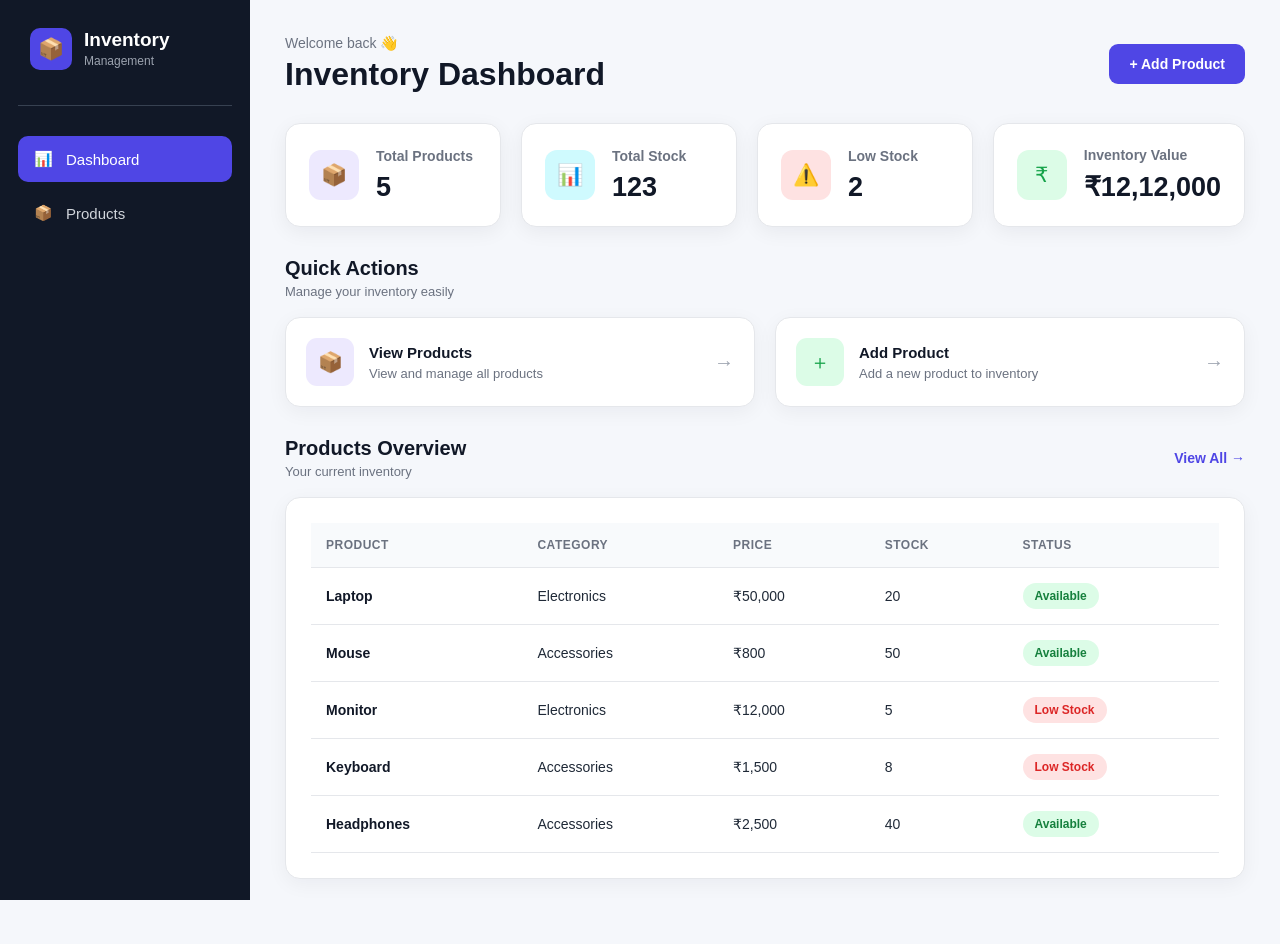
<file: Day-02/index.html>
<!DOCTYPE html>
<html lang="en">

<head>
    <meta charset="UTF-8">
    <meta name="viewport" content="width=device-width, initial-scale=1.0">
    <title>Inventory Dashboard</title>

    <link rel="stylesheet" href="style.css">
</head>

<body>

    <!-- Sidebar -->
    <aside class="sidebar">

        <div class="logo">
            <div class="logo-icon">📦</div>
            <div>
                <h2>Inventory</h2>
                <span>Management</span>
            </div>
        </div>

        <nav>
            <a href="index.html" class="nav-link active">
                <span>📊</span>
                Dashboard
            </a>

            <a href="products.html" class="nav-link">
                <span>📦</span>
                Products
            </a>
        </nav>

    </aside>


    <!-- Main Content -->
    <main class="main-content">

        <header class="top-header">

            <div>
                <p class="welcome">Welcome back 👋</p>
                <h1>Inventory Dashboard</h1>
            </div>

            <a href="products.html" class="header-btn">
                + Add Product
            </a>

        </header>


        <!-- Dashboard Cards -->
        <section class="dashboard">

            <div class="card">
                <div class="card-icon purple">📦</div>

                <div>
                    <h3>Total Products</h3>
                    <p id="totalProducts">0</p>
                </div>
            </div>


            <div class="card">
                <div class="card-icon blue">📊</div>

                <div>
                    <h3>Total Stock</h3>
                    <p id="totalStock">0</p>
                </div>
            </div>


            <div class="card">
                <div class="card-icon red">⚠️</div>

                <div>
                    <h3>Low Stock</h3>
                    <p id="lowStock">0</p>
                </div>
            </div>


            <div class="card">
                <div class="card-icon green">₹</div>

                <div>
                    <h3>Inventory Value</h3>
                    <p id="inventoryValue">₹0</p>
                </div>
            </div>

        </section>


        <!-- Quick Actions -->
        <section class="quick-section">

            <div class="section-header">
                <div>
                    <h2>Quick Actions</h2>
                    <p>Manage your inventory easily</p>
                </div>
            </div>


            <div class="quick-actions">

                <a href="products.html" class="quick-card">

                    <div class="quick-icon purple">
                        📦
                    </div>

                    <div>
                        <h3>View Products</h3>
                        <p>View and manage all products</p>
                    </div>

                    <span class="arrow">→</span>

                </a>


                <a href="products.html" class="quick-card">

                    <div class="quick-icon green">
                        ＋
                    </div>

                    <div>
                        <h3>Add Product</h3>
                        <p>Add a new product to inventory</p>
                    </div>

                    <span class="arrow">→</span>

                </a>

            </div>

        </section>


        <!-- Recent Products -->
        <section class="recent-section">

            <div class="section-header">

                <div>
                    <h2>Products Overview</h2>
                    <p>Your current inventory</p>
                </div>

                <a href="products.html" class="view-all">
                    View All →
                </a>

            </div>


            <div class="table-container">

                <table>

                    <thead>
                        <tr>
                            <th>Product</th>
                            <th>Category</th>
                            <th>Price</th>
                            <th>Stock</th>
                            <th>Status</th>
                        </tr>
                    </thead>

                    <tbody id="dashboardTable">
                    </tbody>

                </table>

            </div>

        </section>

    </main>


    <script src="script.js"></script>

</body>

</html>
</file>
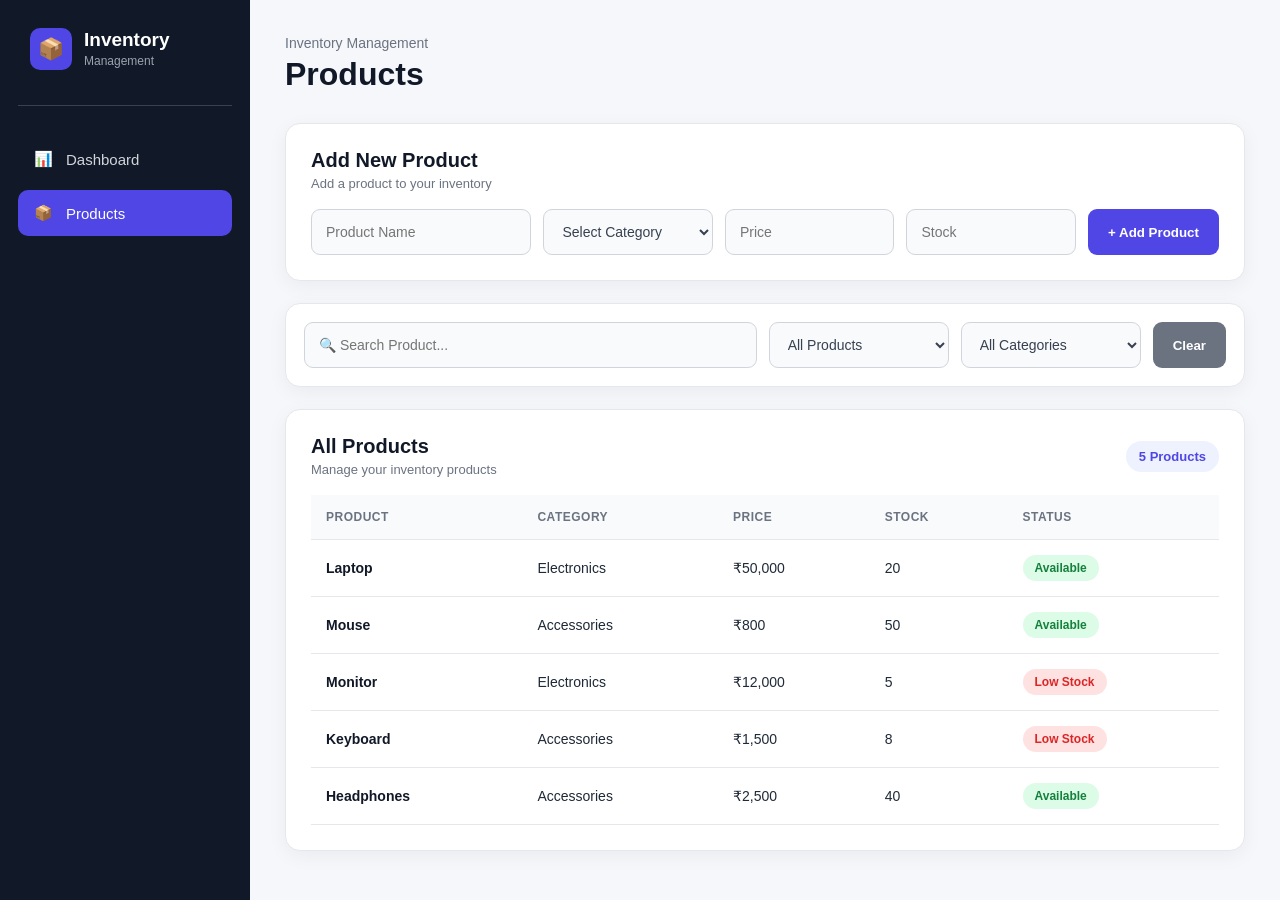
<file: Day-02/products.html>
<!DOCTYPE html>
<html lang="en">

<head>
    <meta charset="UTF-8">
    <meta name="viewport" content="width=device-width, initial-scale=1.0">

    <title>Products - Inventory Management</title>

    <link rel="stylesheet" href="style.css">
</head>

<body>

    <!-- Sidebar -->
    <aside class="sidebar">

        <div class="logo">
            <div class="logo-icon">📦</div>

            <div>
                <h2>Inventory</h2>
                <span>Management</span>
            </div>
        </div>


        <nav>

            <a href="index.html" class="nav-link">
                <span>📊</span>
                Dashboard
            </a>

            <a href="products.html" class="nav-link active">
                <span>📦</span>
                Products
            </a>

        </nav>

    </aside>


    <!-- Main Content -->
    <main class="main-content">

        <header class="top-header">

            <div>
                <p class="welcome">Inventory Management</p>
                <h1>Products</h1>
            </div>

        </header>


        <!-- Add Product -->
        <section class="add-product">

            <div class="section-header">

                <div>
                    <h2>Add New Product</h2>
                    <p>Add a product to your inventory</p>
                </div>

            </div>


            <div class="form-row">

                <input
                    type="text"
                    id="productName"
                    placeholder="Product Name"
                >


                <select id="productCategory">

                    <option value="">
                        Select Category
                    </option>

                    <option value="Electronics">
                        Electronics
                    </option>

                    <option value="Accessories">
                        Accessories
                    </option>

                </select>


                <input
                    type="number"
                    id="productPrice"
                    placeholder="Price"
                    min="1"
                >


                <input
                    type="number"
                    id="productStock"
                    placeholder="Stock"
                    min="0"
                >


                <button
                    id="addProduct"
                    class="add-btn"
                >
                    + Add Product
                </button>

            </div>

        </section>


        <!-- Filters -->
        <section class="filters">

            <input
                type="text"
                id="searchProduct"
                placeholder="🔍 Search Product..."
            >


            <select id="stockFilter">

                <option value="all">
                    All Products
                </option>

                <option value="available">
                    Available
                </option>

                <option value="low-stock">
                    Low Stock
                </option>

            </select>


            <select id="categoryFilter">

                <option value="all">
                    All Categories
                </option>

                <option value="Electronics">
                    Electronics
                </option>

                <option value="Accessories">
                    Accessories
                </option>

            </select>


            <button
                id="clearFilters"
                class="clear-btn"
            >
                Clear
            </button>

        </section>


        <!-- Product Table -->
        <section class="table-container">

            <div class="section-header">

                <div>
                    <h2>All Products</h2>
                    <p>Manage your inventory products</p>
                </div>

                <div class="product-count">
                    <span id="totalProducts">0</span>
                    Products
                </div>

            </div>


            <table>

                <thead>

                    <tr>
                        <th>Product</th>
                        <th>Category</th>
                        <th>Price</th>
                        <th>Stock</th>
                        <th>Status</th>
                    </tr>

                </thead>


                <tbody id="productTable">
                </tbody>

            </table>

        </section>

    </main>


    <script src="script.js"></script>

</body>

</html>
</file>
<file: Day-02/style.css>
/* =================================
   RESET
================================= */

* {
    margin: 0;
    padding: 0;
    box-sizing: border-box;
}

body {
    font-family: "Segoe UI", Arial, sans-serif;
    background: #f5f7fb;
    color: #1f2937;
}


/* =================================
   SIDEBAR
================================= */

.sidebar {
    position: fixed;
    left: 0;
    top: 0;
    width: 250px;
    height: 100vh;

    background: #111827;
    color: white;

    padding: 28px 18px;

    z-index: 1000;
}


/* Logo */

.logo {
    display: flex;
    align-items: center;
    gap: 12px;

    padding: 0 12px 35px;

    border-bottom: 1px solid #374151;
}

.logo-icon {
    width: 42px;
    height: 42px;

    display: flex;
    align-items: center;
    justify-content: center;

    background: #4f46e5;

    border-radius: 10px;

    font-size: 21px;
}

.logo h2 {
    font-size: 19px;
}

.logo span {
    font-size: 12px;
    color: #9ca3af;
}


/* Navigation */

nav {
    margin-top: 30px;
}

.nav-link {
    display: flex;
    align-items: center;

    gap: 13px;

    padding: 14px 16px;

    margin-bottom: 8px;

    border-radius: 10px;

    color: #d1d5db;

    text-decoration: none;

    font-size: 15px;

    transition: 0.25s;
}

.nav-link:hover {
    background: #1f2937;
    color: white;
}

.nav-link.active {
    background: #4f46e5;
    color: white;
}


/* =================================
   MAIN CONTENT
================================= */

.main-content {
    margin-left: 250px;

    padding: 35px;

    min-height: 100vh;
}


/* =================================
   HEADER
================================= */

.top-header {
    display: flex;
    justify-content: space-between;
    align-items: center;

    margin-bottom: 30px;
}

.welcome {
    color: #6b7280;
    font-size: 14px;

    margin-bottom: 5px;
}

.top-header h1 {
    font-size: 32px;
    color: #111827;
}


/* Header Button */

.header-btn {
    text-decoration: none;

    background: #4f46e5;
    color: white;

    padding: 12px 20px;

    border-radius: 9px;

    font-size: 14px;
    font-weight: 600;

    transition: 0.25s;
}

.header-btn:hover {
    background: #4338ca;
    transform: translateY(-2px);
}


/* =================================
   DASHBOARD
================================= */

.dashboard {
    display: grid;

    grid-template-columns: repeat(4, 1fr);

    gap: 20px;

    margin-bottom: 30px;
}


.card {
    background: white;

    padding: 23px;

    border-radius: 15px;

    border: 1px solid #e5e7eb;

    box-shadow:
        0 5px 20px rgba(15, 23, 42, 0.06);

    display: flex;

    align-items: center;

    gap: 17px;

    transition: 0.3s;
}

.card:hover {
    transform: translateY(-4px);

    box-shadow:
        0 12px 28px rgba(15, 23, 42, 0.1);
}


.card h3 {
    color: #6b7280;

    font-size: 14px;

    margin-bottom: 8px;
}

.card p {
    font-size: 27px;

    font-weight: 700;

    color: #111827;
}


/* Card Icons */

.card-icon {
    width: 50px;
    height: 50px;

    border-radius: 12px;

    display: flex;

    align-items: center;
    justify-content: center;

    font-size: 21px;
}

.purple {
    background: #ede9fe;
    color: #4f46e5;
}

.blue {
    background: #cffafe;
    color: #0891b2;
}

.red {
    background: #fee2e2;
    color: #dc2626;
}

.green {
    background: #dcfce7;
    color: #16a34a;
}


/* =================================
   SECTIONS
================================= */

.quick-section,
.recent-section {
    margin-bottom: 30px;
}

.section-header {
    display: flex;

    justify-content: space-between;

    align-items: center;

    margin-bottom: 18px;
}

.section-header h2 {
    font-size: 20px;

    color: #111827;

    margin-bottom: 4px;
}

.section-header p {
    font-size: 13px;

    color: #6b7280;
}


/* =================================
   QUICK ACTIONS
================================= */

.quick-actions {
    display: grid;

    grid-template-columns: repeat(2, 1fr);

    gap: 20px;
}

.quick-card {
    background: white;

    border: 1px solid #e5e7eb;

    border-radius: 15px;

    padding: 20px;

    display: flex;

    align-items: center;

    gap: 15px;

    text-decoration: none;

    color: #111827;

    box-shadow:
        0 5px 20px rgba(15, 23, 42, 0.05);

    transition: 0.3s;
}

.quick-card:hover {
    transform: translateY(-3px);

    border-color: #c7d2fe;

    box-shadow:
        0 10px 25px rgba(15, 23, 42, 0.09);
}

.quick-icon {
    width: 48px;
    height: 48px;

    border-radius: 11px;

    display: flex;

    align-items: center;
    justify-content: center;

    font-size: 20px;
}

.quick-card h3 {
    font-size: 15px;

    margin-bottom: 5px;
}

.quick-card p {
    color: #6b7280;

    font-size: 13px;
}

.arrow {
    margin-left: auto;

    font-size: 20px;

    color: #9ca3af;
}


/* =================================
   ADD PRODUCT
================================= */

.add-product {
    background: white;

    padding: 25px;

    border-radius: 15px;

    border: 1px solid #e5e7eb;

    box-shadow:
        0 5px 20px rgba(15, 23, 42, 0.05);

    margin-bottom: 22px;
}


.form-row {
    display: grid;

    grid-template-columns:
        1.3fr 1fr 1fr 1fr auto;

    gap: 12px;
}


input,
select {
    width: 100%;

    padding: 13px 14px;

    border: 1px solid #d1d5db;

    border-radius: 9px;

    background: #f9fafb;

    outline: none;

    font-size: 14px;

    color: #374151;

    transition: 0.2s;
}

input:focus,
select:focus {
    background: white;

    border-color: #4f46e5;

    box-shadow:
        0 0 0 3px rgba(79, 70, 229, 0.1);
}


.add-btn {
    border: none;

    padding: 13px 20px;

    border-radius: 9px;

    background: #4f46e5;

    color: white;

    font-weight: 600;

    cursor: pointer;

    white-space: nowrap;

    transition: 0.25s;
}

.add-btn:hover {
    background: #4338ca;

    transform: translateY(-2px);
}


/* =================================
   FILTERS
================================= */

.filters {
    display: flex;

    gap: 12px;

    background: white;

    padding: 18px;

    border-radius: 15px;

    border: 1px solid #e5e7eb;

    box-shadow:
        0 5px 20px rgba(15, 23, 42, 0.05);

    margin-bottom: 22px;
}

.filters input {
    flex: 1;
}

.filters select {
    width: 180px;
}


.clear-btn {
    border: none;

    padding: 13px 20px;

    border-radius: 9px;

    background: #6b7280;

    color: white;

    font-weight: 600;

    cursor: pointer;

    transition: 0.25s;
}

.clear-btn:hover {
    background: #4b5563;
}


/* =================================
   TABLE
================================= */

.table-container {
    background: white;

    padding: 25px;

    border-radius: 15px;

    border: 1px solid #e5e7eb;

    box-shadow:
        0 5px 20px rgba(15, 23, 42, 0.05);

    overflow-x: auto;
}


table {
    width: 100%;

    border-collapse: collapse;
}


th,
td {
    padding: 15px;

    text-align: left;

    border-bottom: 1px solid #e5e7eb;
}


th {
    background: #f8fafc;

    color: #6b7280;

    font-size: 12px;

    text-transform: uppercase;

    letter-spacing: 0.5px;
}


td {
    font-size: 14px;
}


tbody tr {
    transition: 0.2s;
}

tbody tr:hover {
    background: #f8fafc;
}


td:first-child {
    font-weight: 600;

    color: #111827;
}


/* =================================
   STATUS
================================= */

.available {
    display: inline-block;

    background: #dcfce7;

    color: #15803d;

    padding: 6px 12px;

    border-radius: 20px;

    font-size: 12px;

    font-weight: 700;
}


.low-stock {
    display: inline-block;

    background: #fee2e2;

    color: #dc2626;

    padding: 6px 12px;

    border-radius: 20px;

    font-size: 12px;

    font-weight: 700;
}


/* =================================
   PRODUCT COUNT
================================= */

.product-count {
    background: #eef2ff;

    color: #4f46e5;

    padding: 8px 13px;

    border-radius: 20px;

    font-size: 13px;

    font-weight: 600;
}

.product-count span {
    font-weight: 700;
}


/* =================================
   VIEW ALL
================================= */

.view-all {
    color: #4f46e5;

    text-decoration: none;

    font-size: 14px;

    font-weight: 600;
}

.view-all:hover {
    text-decoration: underline;
}


/* =================================
   RESPONSIVE
================================= */

@media (max-width: 1100px) {

    .dashboard {
        grid-template-columns: repeat(2, 1fr);
    }

    .form-row {
        grid-template-columns: repeat(2, 1fr);
    }

}


@media (max-width: 800px) {

    .sidebar {
        position: relative;

        width: 100%;

        height: auto;

        padding: 15px;
    }

    .logo {
        padding-bottom: 15px;
    }

    nav {
        display: flex;

        gap: 8px;

        margin-top: 15px;
    }

    .nav-link {
        margin: 0;

        flex: 1;

        justify-content: center;
    }

    .main-content {
        margin-left: 0;

        padding: 22px;
    }

    .quick-actions {
        grid-template-columns: 1fr;
    }

    .filters {
        flex-direction: column;
    }

    .filters select,
    .clear-btn {
        width: 100%;
    }

}


@media (max-width: 600px) {

    .dashboard {
        grid-template-columns: 1fr;
    }

    .form-row {
        grid-template-columns: 1fr;
    }

    .top-header {
        align-items: flex-start;

        flex-direction: column;

        gap: 15px;
    }

    .header-btn {
        width: 100%;

        text-align: center;
    }

    .top-header h1 {
        font-size: 27px;
    }

    .table-container {
        padding: 15px;
    }

    table {
        min-width: 650px;
    }

}
</file>
